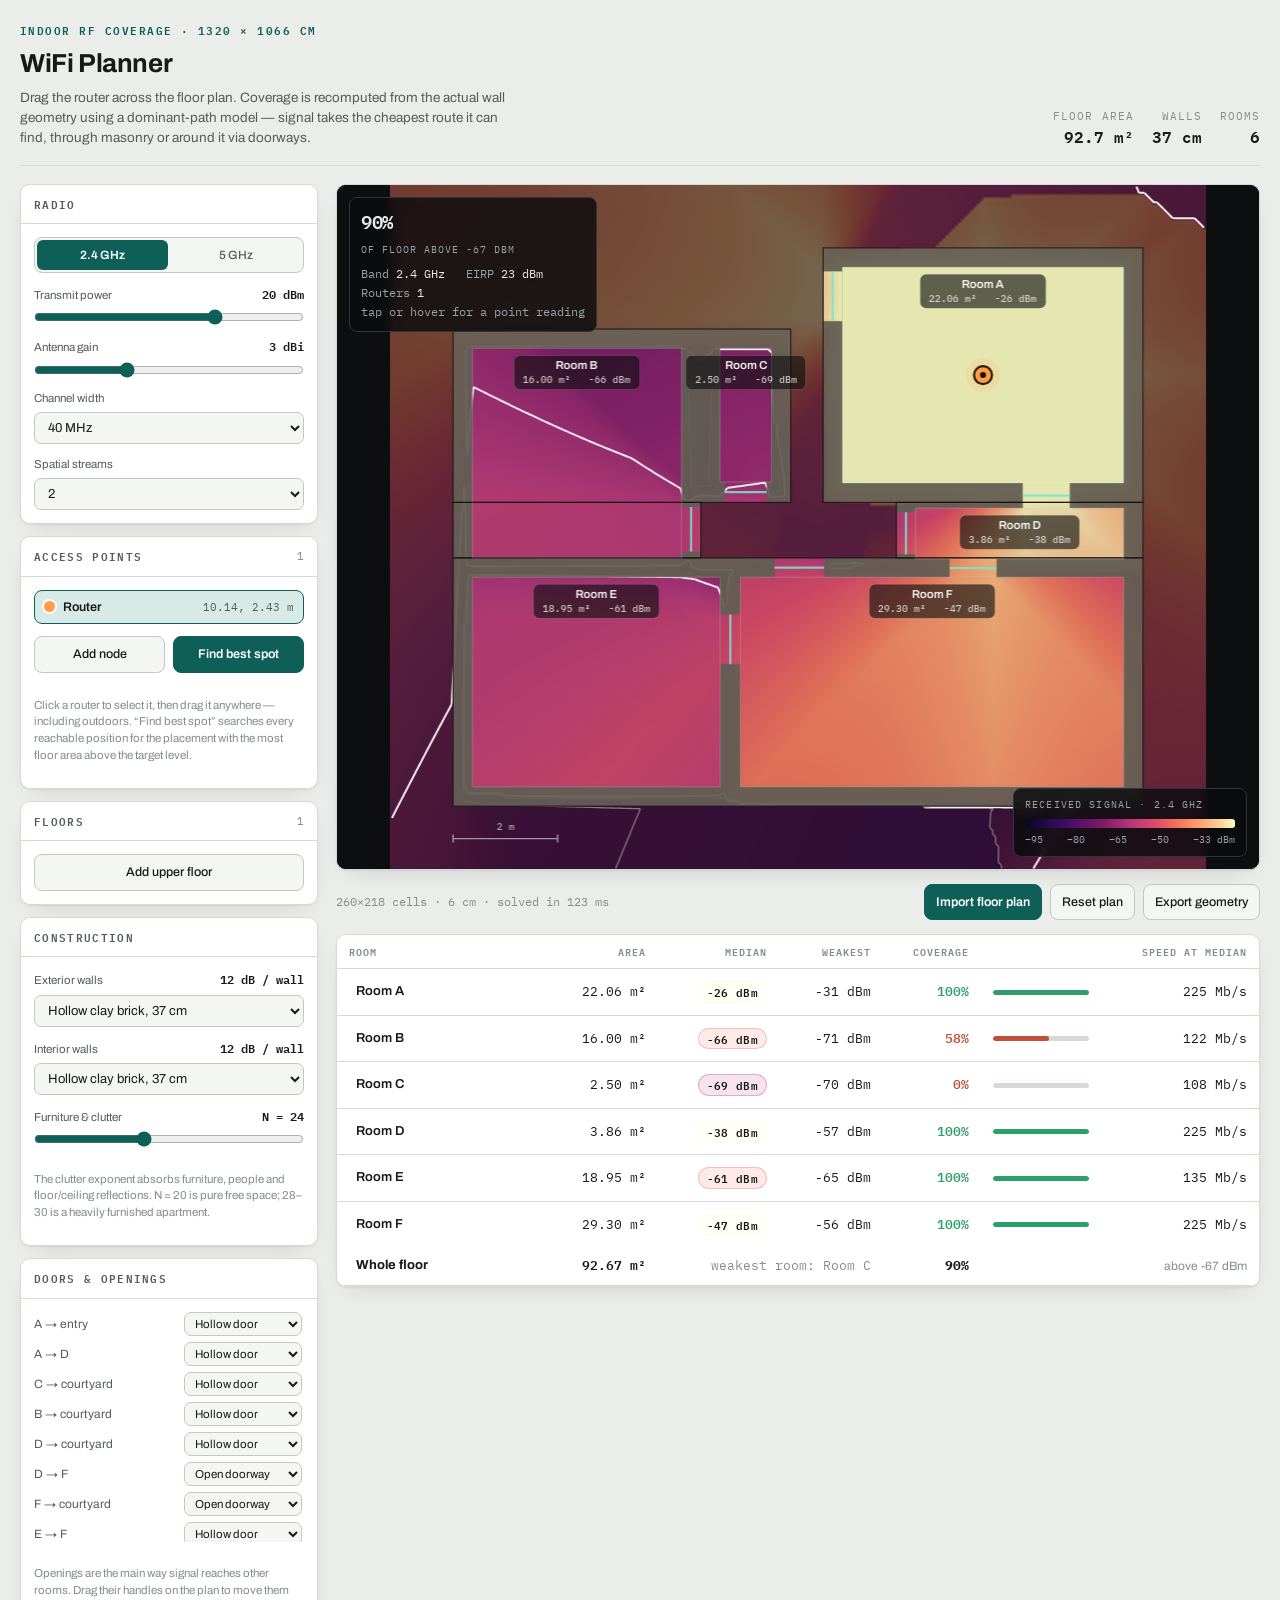
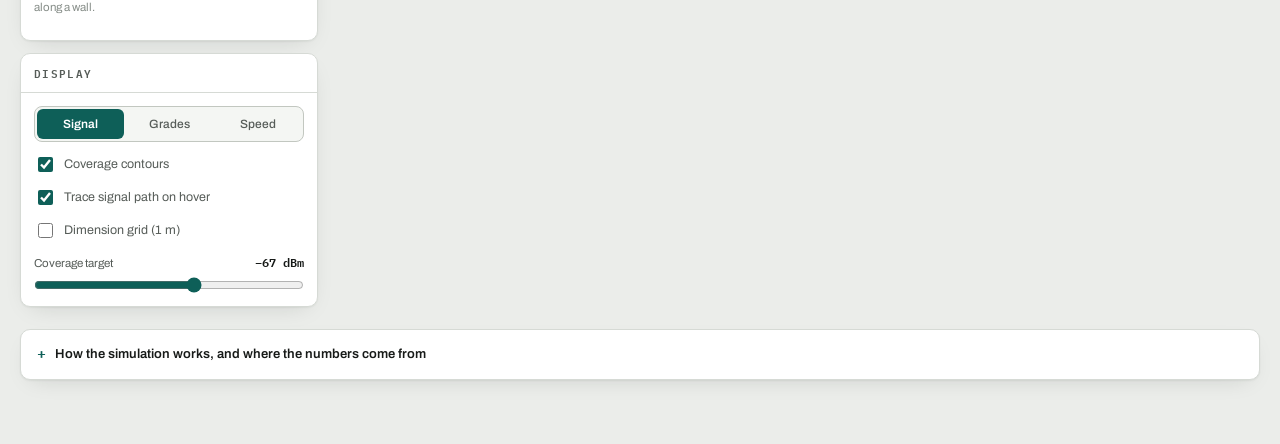
<file: index.html>
<!doctype html>
<html lang="en">
<head>
<meta charset="utf-8">
<meta name="viewport" content="width=device-width,initial-scale=1">
<title>WiFi Planner</title>
<meta name="description" content="Map how Wi-Fi propagates through a home. Drag a router across one or two floor plans and see coverage recomputed from real wall geometry with a dominant-path model.">
<link rel="preconnect" href="https://fonts.googleapis.com">
<link rel="preconnect" href="https://fonts.gstatic.com" crossorigin>
<link rel="stylesheet" href="https://fonts.googleapis.com/css2?family=Archivo:wght@400;500;600;700&family=IBM+Plex+Mono:wght@400;500;600&display=swap">
<link rel="stylesheet" href="styles.css">
</head>
<body>


<div class="wrap">

<header class="top">
  <div class="brand">
    <div class="eyebrow" id="mEyebrow">Indoor RF coverage · 1320 × 1066 cm plan</div>
    <h1>WiFi Planner</h1>
    <p>Drag the router across the floor plan. Coverage is recomputed from the actual wall geometry using a dominant-path model — signal takes the cheapest route it can find, through masonry or around it via doorways.</p>
  </div>
  <div class="planmeta">
    <div><div class="k">Floor area</div><div class="v" id="mArea">—</div></div>
    <div><div class="k">Walls</div><div class="v" id="mWalls">37 cm</div></div>
    <div><div class="k">Rooms</div><div class="v" id="mRooms">6</div></div>
  </div>
</header>

<div class="layout">

  <!-- ============ RAIL ============ -->
  <div class="rail">

    <div class="card">
      <div class="hd"><h3>Radio</h3></div>
      <div class="bd">
        <div class="seg" id="bandSeg" role="group" aria-label="Band">
          <button data-band="2.4" aria-pressed="true">2.4 GHz</button>
          <button data-band="5" aria-pressed="false">5 GHz</button>
        </div>
        <label class="f"><span>Transmit power <b id="vTx">20 dBm</b></span>
          <input type="range" id="tx" min="5" max="27" step="1" value="20"></label>
        <label class="f"><span>Antenna gain <b id="vGain">3 dBi</b></span>
          <input type="range" id="gain" min="0" max="9" step="0.5" value="3"></label>
        <label class="f"><span>Channel width</span>
          <select id="bw">
            <option value="20">20 MHz</option>
            <option value="40" selected>40 MHz</option>
            <option value="80">80 MHz</option>
          </select></label>
        <label class="f"><span>Spatial streams</span>
          <select id="ss"><option>1</option><option selected>2</option><option>3</option><option>4</option></select></label>
      </div>
    </div>

    <div class="card">
      <div class="hd"><h3>Access points</h3><span class="mono" style="font-size:11px;color:var(--ink-3)" id="apCount">1</span></div>
      <div class="bd">
        <div class="aplist" id="apList"></div>
        <div class="btnrow">
          <button class="btn" id="addAp">Add node</button>
          <button class="btn primary" id="bestBtn">Find best spot</button>
        </div>
        <p class="hint" id="bestHint">Click a router to select it, then drag it anywhere — including outdoors. “Find best spot” searches every reachable position for the placement with the most floor area above the target level.</p>
      </div>
    </div>

    <div class="card">
      <div class="hd"><h3>Floors</h3><span class="mono" style="font-size:11px;color:var(--ink-3)" id="floorCount">1</span></div>
      <div class="bd">
        <div class="btnrow">
          <button class="btn" id="addFloor">Add upper floor</button>
          <button class="btn" id="delFloor" hidden>Remove upper floor</button>
        </div>
        <div id="floorOnly" hidden>
          <label class="f"><span>Floor-to-floor height <b id="vFloorH">280 cm</b></span>
            <input type="range" id="floorH" min="200" max="400" step="5" value="280"></label>
          <label class="f"><span>Floor slab <b id="vSlab">—</b></span>
            <select id="slabMat"></select></label>
          <div class="subhd"><span>Stairwells &amp; voids</span><button class="btn sm" id="addStair">Draw</button></div>
          <div class="oplist" id="stairList"></div>
          <p class="hint">A stairwell is a hole in the slab — signal crosses between floors there at no cost, which is usually the only reason an upstairs router reaches downstairs at all. Draw one over the stairs; it applies to both floors at once. Drag the router onto the other panel to move it between storeys.</p>
        </div>
      </div>
    </div>

    <div class="card">
      <div class="hd"><h3>Construction</h3></div>
      <div class="bd">
        <label class="f"><span>Exterior walls <b id="vExt">—</b></span>
          <select id="extMat"></select></label>
        <label class="f"><span>Interior walls <b id="vInt">—</b></span>
          <select id="intMat"></select></label>
        <label class="f"><span>Furniture &amp; clutter <b id="vClutter">N = 24</b></span>
          <input type="range" id="clutter" min="20" max="30" step="0.5" value="24"></label>
        <p class="hint">The clutter exponent absorbs furniture, people and floor/ceiling reflections. N = 20 is pure free space; 28–30 is a heavily furnished apartment.</p>
      </div>
    </div>

    <div class="card">
      <div class="hd"><h3>Doors &amp; openings</h3></div>
      <div class="bd">
        <div class="oplist" id="opList"></div>
        <p class="hint" id="opHint">Openings are the main way signal reaches other rooms. Drag their handles on the plan to move them along a wall.</p>
      </div>
    </div>

    <div class="card">
      <div class="hd"><h3>Display</h3></div>
      <div class="bd">
        <div class="seg" id="modeSeg" role="group" aria-label="Display mode">
          <button data-mode="rssi" aria-pressed="true">Signal</button>
          <button data-mode="bands" aria-pressed="false">Grades</button>
          <button data-mode="rate" aria-pressed="false">Speed</button>
        </div>
        <label class="chk"><input type="checkbox" id="showContour" checked> Coverage contours</label>
        <label class="chk"><input type="checkbox" id="showPath" checked> Trace signal path on hover</label>
        <label class="chk"><input type="checkbox" id="showGrid"> Dimension grid (1 m)</label>
        <label class="f"><span>Coverage target <b id="vTarget">−67 dBm</b></span>
          <input type="range" id="target" min="-85" max="-55" step="1" value="-67"></label>
      </div>
    </div>

  </div>

  <!-- ============ STAGE ============ -->
  <div class="stage">
    <div class="scope" id="scope">
      <canvas id="cv"></canvas>
      <div class="readout" id="readout">
        <span class="big mono" id="roVal">—</span>
        <span class="grade" id="roGrade">move over the plan</span>
        <div id="roRest" style="margin-top:6px"></div>
      </div>
      <div class="legend" id="legend"></div>
    </div>

    <div class="toolbar">
      <span class="mono" style="font-size:11.5px;color:var(--ink-3)" id="solveInfo">—</span>
      <span class="spacer"></span>
      <button class="btn primary" id="importBtn">Import floor plan</button>
      <button class="btn" id="resetBtn">Reset plan</button>
      <button class="btn" id="exportBtn">Export geometry</button>
    </div>

    <div class="tablewrap">
      <table>
        <thead><tr>
          <th>Room</th><th>Area</th><th>Median</th><th>Weakest</th>
          <th>Coverage</th><th style="width:120px"></th><th>Speed at median</th>
        </tr></thead>
        <tbody id="tbody"></tbody>
        <tfoot id="tfoot"></tfoot>
      </table>
    </div>
  </div>
</div>

<details class="notes">
  <summary>How the simulation works, and where the numbers come from</summary>
  <div class="notesbd">

    <h4>The model</h4>
    <p>Every point on the floor gets the strongest signal it can receive by <em>any</em> route. The floor is rasterised at 6 cm and a least-loss path search (Dijkstra) runs outward from the router across that raster. Each step pays two costs: geometric spreading, and whatever material it passes through. Because the search is free to route around a wall instead of through it, signal bends through doorways and along the courtyard exactly as it does in practice — which is the failure mode of naive line-of-sight ray casting, and the idea behind the Dominant Path Model of Wölfle &amp; Landstorfer.</p>

    <div class="eqn">L = 20·log₁₀(f) + N·log₁₀(d_path) + Σ(wall losses) + L_diffraction
RSSI = P_tx + G_ant − L</div>

    <ul>
      <li><b>Band constant</b> — 40.2 dB at 2.4 GHz, 47.3 dB at 5 GHz (free-space loss at 1 m). 5 GHz starts 7.1 dB behind at every distance before a single wall is counted.</li>
      <li><b>N</b> — distance exponent × 10. Free space is 20; the clutter slider raises it to account for furniture, people and reflections that the geometry does not describe.</li>
      <li><b>Wall losses</b> are integrated along the actual path, so an oblique crossing costs more than a perpendicular one. Total wall loss is capped at 60 dB (2.4 GHz) / 70 dB (5 GHz) — past that, energy always arrives by some flanking route rather than straight through.</li>
      <li><b>L_diffraction</b> penalises paths that detour: the further the winning path stretches beyond the straight-line distance, the more it pays, up to 14 dB. This is the cost of bending around a corner, and it saturates rather than compounding — matching what both the Dominant Path and Geodesic Path models report.</li>
      <li><b>Noise floor</b> — −92 dBm at 2.4 GHz, −95 dBm at 5 GHz for a 20 MHz channel, rising 3 dB per doubling of channel width. Speed comes from the standard 802.11ac/ax MCS-versus-SNR table.</li>
    </ul>

    <h4>Wall attenuation</h4>
    <p>Materials are specified as loss per wall crossing at this plan's 37 cm thickness, then converted to dB per metre internally. The values are whole-assembly figures — what you measure with a radio either side of a real wall — not bare-slab laboratory transmission, which understates a built wall by several dB. Masonry is where the two bands diverge hardest: NIST measured 203 mm concrete at 29 dB on 2.4 GHz and 48 dB on 5 GHz, while drywall and glass are near-identical on both.</p>

    <h4>What it deliberately does not do</h4>
    <p>This is a 2D single-floor median-field predictor. It has no ceiling or floor slab, no explicit specular reflections, no furniture, and no fast fading. Real measurements scatter around a well-calibrated indoor prediction by roughly 5–8 dB, so read the contours as bands, not lines. Treat a result within about 6 dB of the target as "probably fine, go measure it."</p>

    <h4>Reading the plan</h4>
    <p>Geometry was traced from the supplied floor plan and reconciled against its dimension chains: 37 + 400 + 74 + 98 + 136 + 538 + 37 = 1320 cm across the top, 1066 cm down the side. All six rooms reproduce their stated areas to within 2%. Interior circulation is inferred — the doors and openings are editable, and moving them changes the answer a great deal.</p>

    <h4>Sources</h4>
    <ul class="srclist">
      <li><a href="https://www.itu.int/dms_pubrec/itu-r/rec/p/R-REC-P.1238-12-202308-S!!PDF-E.pdf" target="_blank" rel="noopener">ITU-R P.1238-12</a> — indoor path loss, distance exponents</li>
      <li><a href="https://www.itu.int/dms_pubrec/itu-r/rec/p/R-REC-P.2040-3-202308-S!!PDF-E.pdf" target="_blank" rel="noopener">ITU-R P.2040-3</a> — building material electrical properties</li>
      <li><a href="https://www.itu.int/dms_pubrec/itu-r/rec/p/R-REC-P.526-14-201801-I!!PDF-E.pdf" target="_blank" rel="noopener">ITU-R P.526-14</a> — knife-edge diffraction</li>
      <li><a href="https://duepublico2.uni-due.de/servlets/MCRFileNodeServlet/duepublico_derivate_00014581/Paper/6b_4.pdf" target="_blank" rel="noopener">Wölfle &amp; Landstorfer</a> — Dominant Path Prediction Model</li>
      <li><a href="https://www.mdpi.com/1424-8220/22/13/4903" target="_blank" rel="noopener">Geodesic Path Model</a> — Sensors 22:4903, 2022</li>
      <li><a href="https://help.altair.com/winprop/topics/winprop/user_guide/proman/propagation_models/indoor_empirical_models_cost_multiwall.htm" target="_blank" rel="noopener">COST 231 Multi-Wall Model</a></li>
      <li><a href="https://boca.lighting/docs/BocaLightingandControls_Attenuation-of-Building-Materials.pdf" target="_blank" rel="noopener">NIST IR 6055</a> — material attenuation, 2.4 vs 5 GHz</li>
      <li><a href="https://www.am1.us/wp-content/uploads/Documents/E10589_Propagation_Losses_2_and_5GHz.pdf" target="_blank" rel="noopener">Magis / USC E10589</a> — anechoic slab measurements</li>
      <li><a href="https://www.cisco.com/c/en/us/td/docs/wireless/controller/9800/technical-reference/wireless-rf-reference-guide.html" target="_blank" rel="noopener">Cisco RF Reference Guide</a> — design thresholds</li>
      <li><a href="https://revolutionwifi.blogspot.com/2014/09/wi-fi-snr-to-mcs-data-rate-mapping.html" target="_blank" rel="noopener">Revolution Wi-Fi</a> — SNR to MCS mapping</li>
      <li><a href="https://www.mist.com/documentation/rssi-values-good-bad-signal-strength/" target="_blank" rel="noopener">Juniper Mist</a> — RSSI quality bands</li>
    </ul>
  </div>
</details>

</div>


<!-- ============ IMPORT ============ -->
<div class="impdlg" id="impDlg" hidden role="dialog" aria-modal="true" aria-label="Import a floor plan">
  <div class="impbox">
    <div class="imphd">
      <h3>Import a floor plan</h3>
      <span class="mono" id="impStatus">drop a PNG or JPEG</span>
      <button class="impx" id="impClose" aria-label="Close">&times;</button>
    </div>
    <div class="impbody">
      <div class="impdrop" id="impDrop">
        <strong>Drop a floor plan here</strong>
        <span>PNG or JPEG — click to browse, or paste from the clipboard</span>
        <input type="file" id="impFile" accept="image/png,image/jpeg,image/webp" hidden>
      </div>
      <div class="impstage" id="impStage" hidden><canvas id="impCv"></canvas></div>
      <div class="imppanel" id="impPanel" hidden></div>
    </div>
    <div class="impft">
      <span class="impinto" id="impInto" hidden>Import into
        <select id="impFloor"><option value="0">Lower floor</option><option value="1">Upper floor</option></select>
      </span>
      <p class="warn" id="impWarn" hidden></p>
      <span class="spacer"></span>
      <button class="btn" id="impCancel">Cancel</button>
      <button class="btn primary" id="impUse" disabled>Use this plan</button>
    </div>
  </div>
</div>

<script src="planimport.js"></script>
<script src="app.js"></script>
<script src="importui.js"></script>
</body>
</html>
</file>
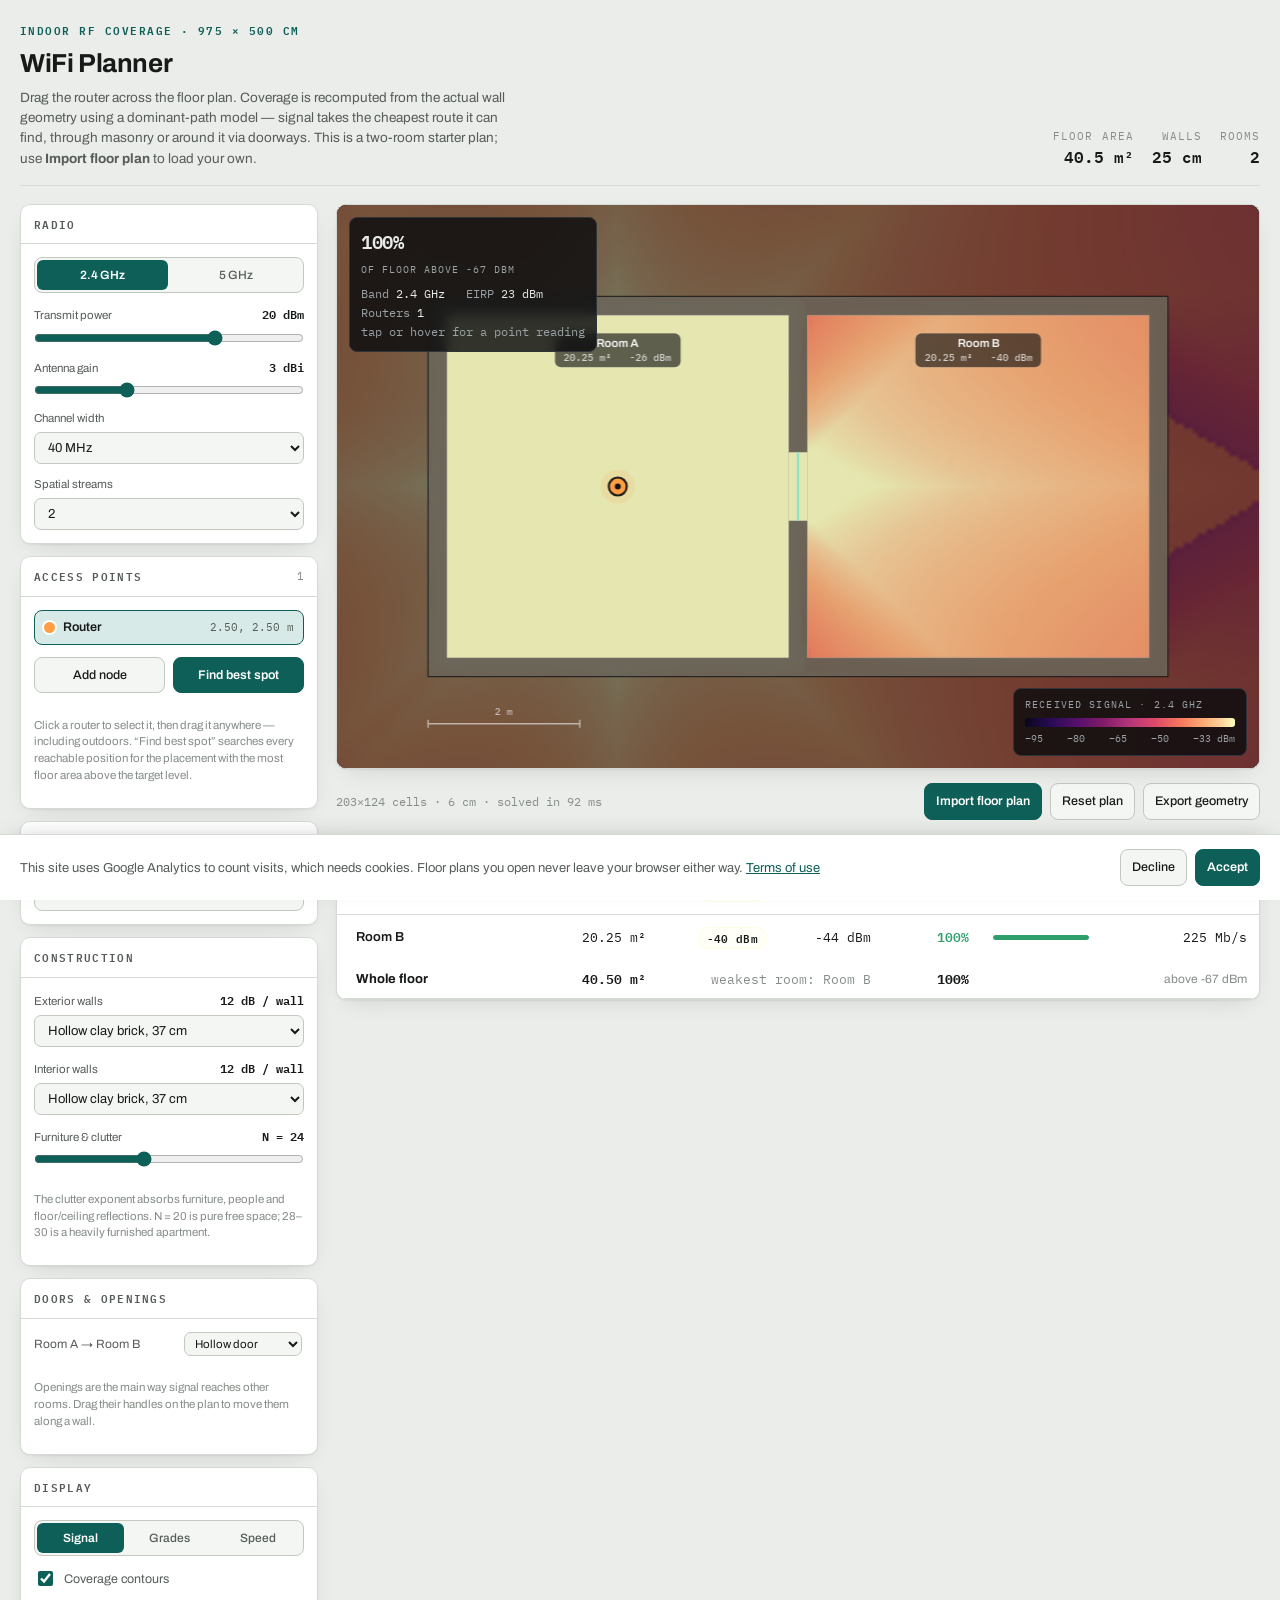
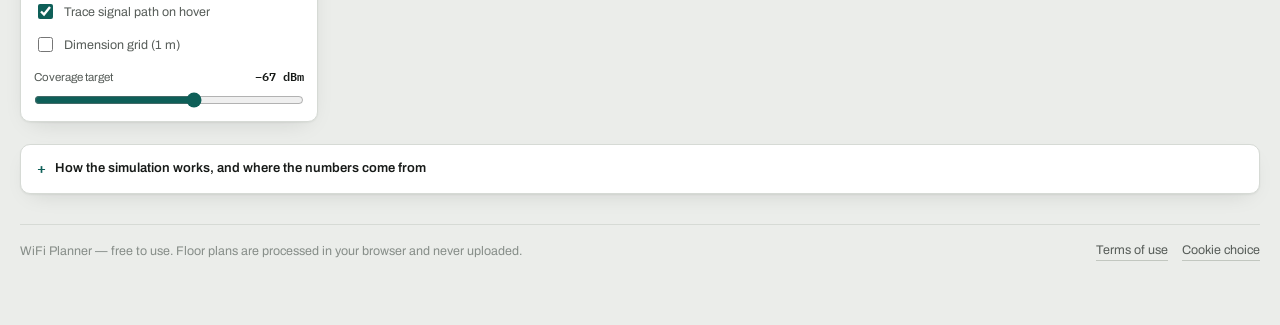
<file: website/index.html>
<!doctype html>
<html lang="en">
<head>
<meta charset="utf-8">
<meta name="viewport" content="width=device-width,initial-scale=1">
<title>WiFi Planner</title>
<meta name="description" content="Map how Wi-Fi propagates through a home. Drag a router across one or two floor plans and see coverage recomputed from real wall geometry with a dominant-path model.">
<link rel="preconnect" href="https://fonts.googleapis.com">
<link rel="preconnect" href="https://fonts.gstatic.com" crossorigin>
<link rel="stylesheet" href="https://fonts.googleapis.com/css2?family=Archivo:wght@400;500;600;700&family=IBM+Plex+Mono:wght@400;500;600&display=swap">
<link rel="stylesheet" href="styles.css">
</head>
<body>


<div class="wrap">

<header class="top">
  <div class="brand">
    <div class="eyebrow" id="mEyebrow">Indoor RF coverage · 1320 × 1066 cm plan</div>
    <h1>WiFi Planner</h1>
    <p>Drag the router across the floor plan. Coverage is recomputed from the actual wall geometry using a dominant-path model — signal takes the cheapest route it can find, through masonry or around it via doorways. This is a two-room starter plan; use <b>Import floor plan</b> to load your own.</p>
  </div>
  <div class="planmeta">
    <div><div class="k">Floor area</div><div class="v" id="mArea">—</div></div>
    <div><div class="k">Walls</div><div class="v" id="mWalls">37 cm</div></div>
    <div><div class="k">Rooms</div><div class="v" id="mRooms">6</div></div>
  </div>
</header>

<div class="layout">

  <!-- ============ RAIL ============ -->
  <div class="rail">

    <div class="card">
      <div class="hd"><h3>Radio</h3></div>
      <div class="bd">
        <div class="seg" id="bandSeg" role="group" aria-label="Band">
          <button data-band="2.4" aria-pressed="true">2.4 GHz</button>
          <button data-band="5" aria-pressed="false">5 GHz</button>
        </div>
        <label class="f"><span>Transmit power <b id="vTx">20 dBm</b></span>
          <input type="range" id="tx" min="5" max="27" step="1" value="20"></label>
        <label class="f"><span>Antenna gain <b id="vGain">3 dBi</b></span>
          <input type="range" id="gain" min="0" max="9" step="0.5" value="3"></label>
        <label class="f"><span>Channel width</span>
          <select id="bw">
            <option value="20">20 MHz</option>
            <option value="40" selected>40 MHz</option>
            <option value="80">80 MHz</option>
          </select></label>
        <label class="f"><span>Spatial streams</span>
          <select id="ss"><option>1</option><option selected>2</option><option>3</option><option>4</option></select></label>
      </div>
    </div>

    <div class="card">
      <div class="hd"><h3>Access points</h3><span class="mono" style="font-size:11px;color:var(--ink-3)" id="apCount">1</span></div>
      <div class="bd">
        <div class="aplist" id="apList"></div>
        <div class="btnrow">
          <button class="btn" id="addAp">Add node</button>
          <button class="btn primary" id="bestBtn">Find best spot</button>
        </div>
        <p class="hint" id="bestHint">Click a router to select it, then drag it anywhere — including outdoors. “Find best spot” searches every reachable position for the placement with the most floor area above the target level.</p>
      </div>
    </div>

    <div class="card">
      <div class="hd"><h3>Floors</h3><span class="mono" style="font-size:11px;color:var(--ink-3)" id="floorCount">1</span></div>
      <div class="bd">
        <div class="btnrow">
          <button class="btn" id="addFloor">Add upper floor</button>
          <button class="btn" id="delFloor" hidden>Remove upper floor</button>
        </div>
        <div id="floorOnly" hidden>
          <label class="f"><span>Floor-to-floor height <b id="vFloorH">280 cm</b></span>
            <input type="range" id="floorH" min="200" max="400" step="5" value="280"></label>
          <label class="f"><span>Floor slab <b id="vSlab">—</b></span>
            <select id="slabMat"></select></label>
          <div class="subhd"><span>Stairwells &amp; voids</span><button class="btn sm" id="addStair">Draw</button></div>
          <div class="oplist" id="stairList"></div>
          <p class="hint">A stairwell is a hole in the slab — signal crosses between floors there at no cost, which is usually the only reason an upstairs router reaches downstairs at all. Draw one over the stairs; it applies to both floors at once. Drag the router onto the other panel to move it between storeys.</p>
        </div>
      </div>
    </div>

    <div class="card">
      <div class="hd"><h3>Construction</h3></div>
      <div class="bd">
        <label class="f"><span>Exterior walls <b id="vExt">—</b></span>
          <select id="extMat"></select></label>
        <label class="f"><span>Interior walls <b id="vInt">—</b></span>
          <select id="intMat"></select></label>
        <label class="f"><span>Furniture &amp; clutter <b id="vClutter">N = 24</b></span>
          <input type="range" id="clutter" min="20" max="30" step="0.5" value="24"></label>
        <p class="hint">The clutter exponent absorbs furniture, people and floor/ceiling reflections. N = 20 is pure free space; 28–30 is a heavily furnished apartment.</p>
      </div>
    </div>

    <div class="card">
      <div class="hd"><h3>Doors &amp; openings</h3></div>
      <div class="bd">
        <div class="oplist" id="opList"></div>
        <p class="hint" id="opHint">Openings are the main way signal reaches other rooms. Drag their handles on the plan to move them along a wall.</p>
      </div>
    </div>

    <div class="card">
      <div class="hd"><h3>Display</h3></div>
      <div class="bd">
        <div class="seg" id="modeSeg" role="group" aria-label="Display mode">
          <button data-mode="rssi" aria-pressed="true">Signal</button>
          <button data-mode="bands" aria-pressed="false">Grades</button>
          <button data-mode="rate" aria-pressed="false">Speed</button>
        </div>
        <label class="chk"><input type="checkbox" id="showContour" checked> Coverage contours</label>
        <label class="chk"><input type="checkbox" id="showPath" checked> Trace signal path on hover</label>
        <label class="chk"><input type="checkbox" id="showGrid"> Dimension grid (1 m)</label>
        <label class="f"><span>Coverage target <b id="vTarget">−67 dBm</b></span>
          <input type="range" id="target" min="-85" max="-55" step="1" value="-67"></label>
      </div>
    </div>

  </div>

  <!-- ============ STAGE ============ -->
  <div class="stage">
    <div class="scope" id="scope">
      <canvas id="cv"></canvas>
      <div class="readout" id="readout">
        <span class="big mono" id="roVal">—</span>
        <span class="grade" id="roGrade">move over the plan</span>
        <div id="roRest" style="margin-top:6px"></div>
      </div>
      <div class="legend" id="legend"></div>
    </div>

    <div class="toolbar">
      <span class="mono" style="font-size:11.5px;color:var(--ink-3)" id="solveInfo">—</span>
      <span class="spacer"></span>
      <button class="btn primary" id="importBtn">Import floor plan</button>
      <button class="btn" id="resetBtn">Reset plan</button>
      <button class="btn" id="exportBtn">Export geometry</button>
    </div>

    <div class="tablewrap">
      <table>
        <thead><tr>
          <th>Room</th><th>Area</th><th>Median</th><th>Weakest</th>
          <th>Coverage</th><th style="width:120px"></th><th>Speed at median</th>
        </tr></thead>
        <tbody id="tbody"></tbody>
        <tfoot id="tfoot"></tfoot>
      </table>
    </div>
  </div>
</div>

<details class="notes">
  <summary>How the simulation works, and where the numbers come from</summary>
  <div class="notesbd">

    <h4>The model</h4>
    <p>Every point on the floor gets the strongest signal it can receive by <em>any</em> route. The floor is rasterised at 6 cm and a least-loss path search (Dijkstra) runs outward from the router across that raster. Each step pays two costs: geometric spreading, and whatever material it passes through. Because the search is free to route around a wall instead of through it, signal bends through doorways and along the courtyard exactly as it does in practice — which is the failure mode of naive line-of-sight ray casting, and the idea behind the Dominant Path Model of Wölfle &amp; Landstorfer.</p>

    <div class="eqn">L = 20·log₁₀(f) + N·log₁₀(d_path) + Σ(wall losses) + L_diffraction
RSSI = P_tx + G_ant − L</div>

    <ul>
      <li><b>Band constant</b> — 40.2 dB at 2.4 GHz, 47.3 dB at 5 GHz (free-space loss at 1 m). 5 GHz starts 7.1 dB behind at every distance before a single wall is counted.</li>
      <li><b>N</b> — distance exponent × 10. Free space is 20; the clutter slider raises it to account for furniture, people and reflections that the geometry does not describe.</li>
      <li><b>Wall losses</b> are integrated along the actual path, so an oblique crossing costs more than a perpendicular one. Total wall loss is capped at 60 dB (2.4 GHz) / 70 dB (5 GHz) — past that, energy always arrives by some flanking route rather than straight through.</li>
      <li><b>L_diffraction</b> penalises paths that detour: the further the winning path stretches beyond the straight-line distance, the more it pays, up to 14 dB. This is the cost of bending around a corner, and it saturates rather than compounding — matching what both the Dominant Path and Geodesic Path models report.</li>
      <li><b>Noise floor</b> — −92 dBm at 2.4 GHz, −95 dBm at 5 GHz for a 20 MHz channel, rising 3 dB per doubling of channel width. Speed comes from the standard 802.11ac/ax MCS-versus-SNR table.</li>
    </ul>

    <h4>Wall attenuation</h4>
    <p>Materials are specified as loss per wall crossing at this plan's 37 cm thickness, then converted to dB per metre internally. The values are whole-assembly figures — what you measure with a radio either side of a real wall — not bare-slab laboratory transmission, which understates a built wall by several dB. Masonry is where the two bands diverge hardest: NIST measured 203 mm concrete at 29 dB on 2.4 GHz and 48 dB on 5 GHz, while drywall and glass are near-identical on both.</p>

    <h4>What it deliberately does not do</h4>
    <p>This is a 2D single-floor median-field predictor. It has no ceiling or floor slab, no explicit specular reflections, no furniture, and no fast fading. Real measurements scatter around a well-calibrated indoor prediction by roughly 5–8 dB, so read the contours as bands, not lines. Treat a result within about 6 dB of the target as "probably fine, go measure it."</p>

    <h4>Reading the plan</h4>
    <p>Geometry was traced from the supplied floor plan and reconciled against its dimension chains: 37 + 400 + 74 + 98 + 136 + 538 + 37 = 1320 cm across the top, 1066 cm down the side. All six rooms reproduce their stated areas to within 2%. Interior circulation is inferred — the doors and openings are editable, and moving them changes the answer a great deal.</p>

    <h4>Sources</h4>
    <ul class="srclist">
      <li><a href="https://www.itu.int/dms_pubrec/itu-r/rec/p/R-REC-P.1238-12-202308-S!!PDF-E.pdf" target="_blank" rel="noopener">ITU-R P.1238-12</a> — indoor path loss, distance exponents</li>
      <li><a href="https://www.itu.int/dms_pubrec/itu-r/rec/p/R-REC-P.2040-3-202308-S!!PDF-E.pdf" target="_blank" rel="noopener">ITU-R P.2040-3</a> — building material electrical properties</li>
      <li><a href="https://www.itu.int/dms_pubrec/itu-r/rec/p/R-REC-P.526-14-201801-I!!PDF-E.pdf" target="_blank" rel="noopener">ITU-R P.526-14</a> — knife-edge diffraction</li>
      <li><a href="https://duepublico2.uni-due.de/servlets/MCRFileNodeServlet/duepublico_derivate_00014581/Paper/6b_4.pdf" target="_blank" rel="noopener">Wölfle &amp; Landstorfer</a> — Dominant Path Prediction Model</li>
      <li><a href="https://www.mdpi.com/1424-8220/22/13/4903" target="_blank" rel="noopener">Geodesic Path Model</a> — Sensors 22:4903, 2022</li>
      <li><a href="https://help.altair.com/winprop/topics/winprop/user_guide/proman/propagation_models/indoor_empirical_models_cost_multiwall.htm" target="_blank" rel="noopener">COST 231 Multi-Wall Model</a></li>
      <li><a href="https://boca.lighting/docs/BocaLightingandControls_Attenuation-of-Building-Materials.pdf" target="_blank" rel="noopener">NIST IR 6055</a> — material attenuation, 2.4 vs 5 GHz</li>
      <li><a href="https://www.am1.us/wp-content/uploads/Documents/E10589_Propagation_Losses_2_and_5GHz.pdf" target="_blank" rel="noopener">Magis / USC E10589</a> — anechoic slab measurements</li>
      <li><a href="https://www.cisco.com/c/en/us/td/docs/wireless/controller/9800/technical-reference/wireless-rf-reference-guide.html" target="_blank" rel="noopener">Cisco RF Reference Guide</a> — design thresholds</li>
      <li><a href="https://revolutionwifi.blogspot.com/2014/09/wi-fi-snr-to-mcs-data-rate-mapping.html" target="_blank" rel="noopener">Revolution Wi-Fi</a> — SNR to MCS mapping</li>
      <li><a href="https://www.mist.com/documentation/rssi-values-good-bad-signal-strength/" target="_blank" rel="noopener">Juniper Mist</a> — RSSI quality bands</li>
    </ul>
  </div>
</details>

<footer class="foot">
  <span>WiFi Planner — free to use. Floor plans are processed in your browser and never uploaded.</span>
  <span class="spacer"></span>
  <a href="terms.html">Terms of use</a>
  <button class="linkbtn" id="cookieBtn">Cookie choice</button>
</footer>

</div>


<!-- ============ IMPORT ============ -->
<div class="impdlg" id="impDlg" hidden role="dialog" aria-modal="true" aria-label="Import a floor plan">
  <div class="impbox">
    <div class="imphd">
      <h3>Import a floor plan</h3>
      <span class="mono" id="impStatus">drop a PNG or JPEG</span>
      <button class="impx" id="impClose" aria-label="Close">&times;</button>
    </div>
    <div class="impbody">
      <div class="impdrop" id="impDrop">
        <strong>Drop a floor plan here</strong>
        <span>PNG or JPEG — click to browse, or paste from the clipboard</span>
        <input type="file" id="impFile" accept="image/png,image/jpeg,image/webp" hidden>
      </div>
      <div class="impstage" id="impStage" hidden><canvas id="impCv"></canvas></div>
      <div class="imppanel" id="impPanel" hidden></div>
    </div>
    <div class="impft">
      <span class="impinto" id="impInto" hidden>Import into
        <select id="impFloor"><option value="0">Lower floor</option><option value="1">Upper floor</option></select>
      </span>
      <p class="warn" id="impWarn" hidden></p>
      <span class="spacer"></span>
      <button class="btn" id="impCancel">Cancel</button>
      <button class="btn primary" id="impUse" disabled>Use this plan</button>
    </div>
  </div>
</div>

<script src="consent.js"></script>
<script src="planimport.js"></script>
<script src="app.js"></script>
<script src="importui.js"></script>
</body>
</html>
</file>
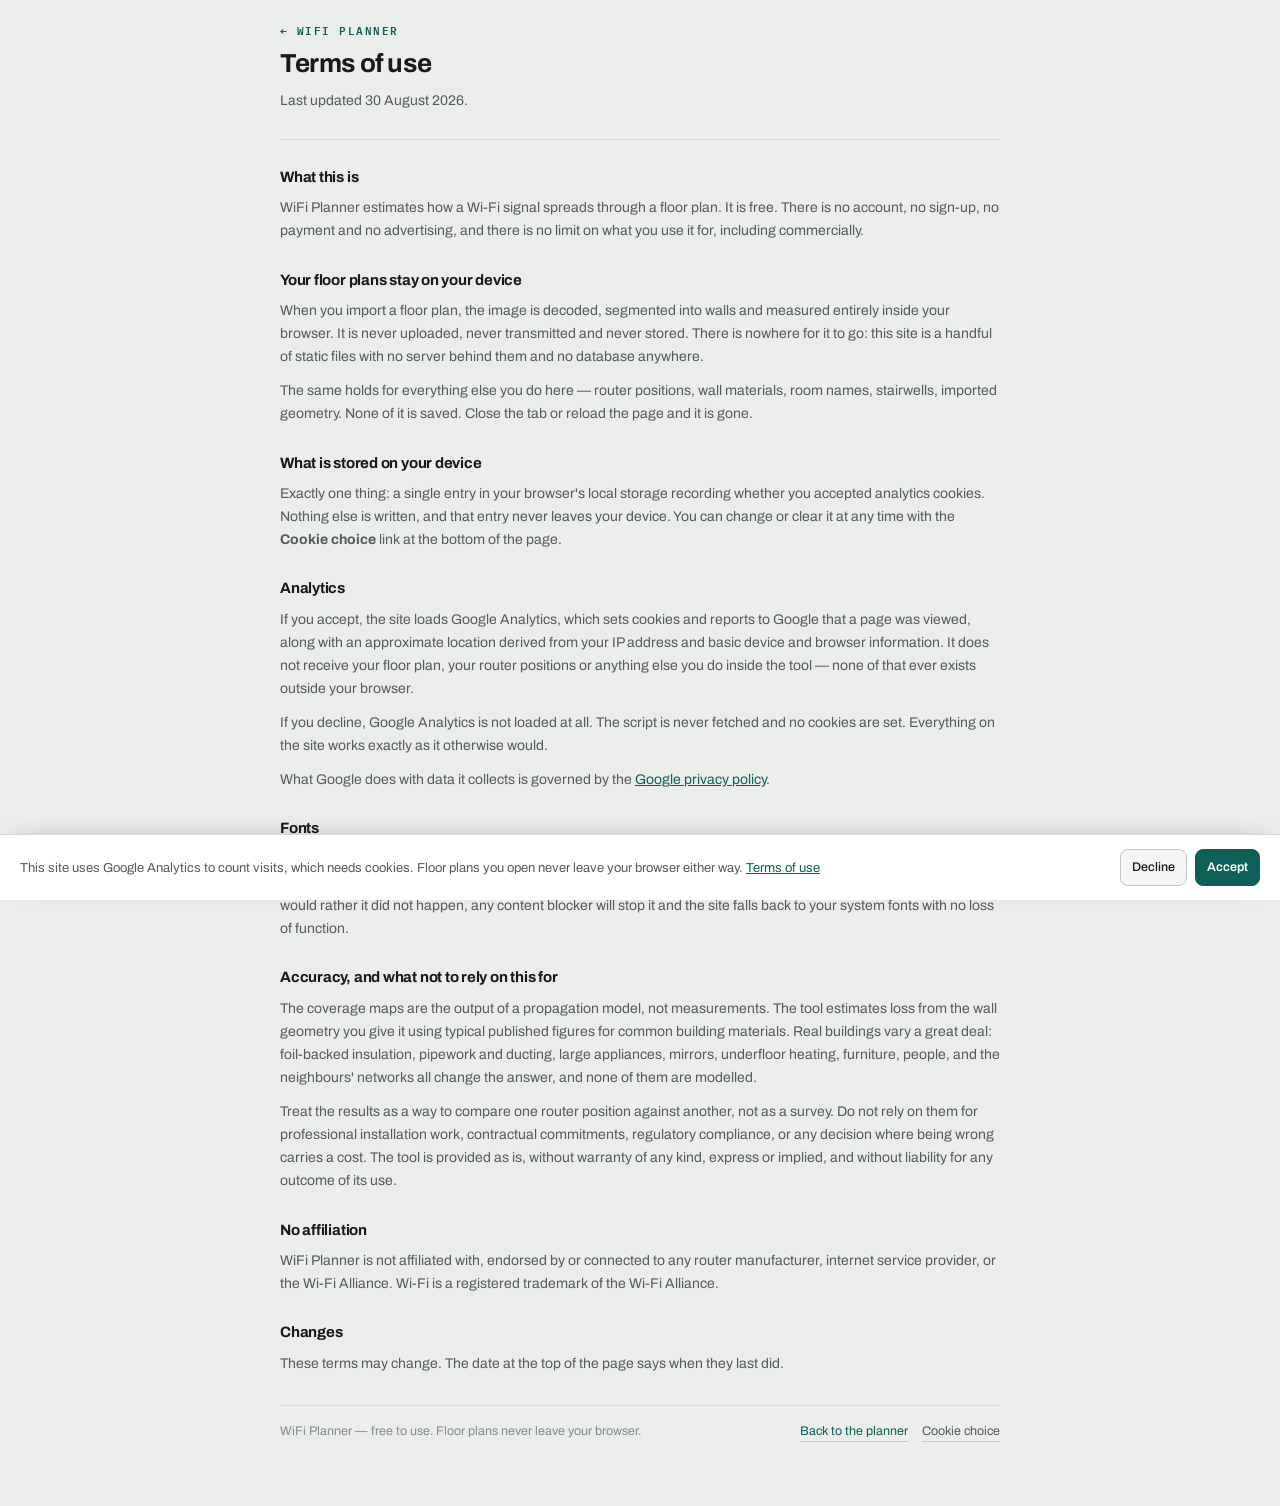
<file: website/terms.html>
<!doctype html>
<html lang="en">
<head>
<meta charset="utf-8">
<meta name="viewport" content="width=device-width,initial-scale=1">
<title>Terms of use — WiFi Planner</title>
<meta name="description" content="WiFi Planner is free to use. Floor plans are processed entirely in your browser and are never uploaded or stored.">
<link rel="preconnect" href="https://fonts.googleapis.com">
<link rel="preconnect" href="https://fonts.gstatic.com" crossorigin>
<link rel="stylesheet" href="https://fonts.googleapis.com/css2?family=Archivo:wght@400;500;600;700&family=IBM+Plex+Mono:wght@400;500;600&display=swap">
<link rel="stylesheet" href="styles.css">
</head>
<body>

<div class="wrap doc">

<header class="top">
  <div class="brand">
    <div class="eyebrow"><a href="index.html">← WiFi Planner</a></div>
    <h1>Terms of use</h1>
    <p>Last updated 30 August 2026.</p>
  </div>
</header>

<h2>What this is</h2>
<p>WiFi Planner estimates how a Wi-Fi signal spreads through a floor plan. It is
free. There is no account, no sign-up, no payment and no advertising, and there
is no limit on what you use it for, including commercially.</p>

<h2>Your floor plans stay on your device</h2>
<p>When you import a floor plan, the image is decoded, segmented into walls and
measured entirely inside your browser. It is never uploaded, never transmitted
and never stored. There is nowhere for it to go: this site is a handful of
static files with no server behind them and no database anywhere.</p>
<p>The same holds for everything else you do here — router positions, wall
materials, room names, stairwells, imported geometry. None of it is saved.
Close the tab or reload the page and it is gone.</p>

<h2>What is stored on your device</h2>
<p>Exactly one thing: a single entry in your browser's local storage recording
whether you accepted analytics cookies. Nothing else is written, and that entry
never leaves your device. You can change or clear it at any time with the
<b>Cookie choice</b> link at the bottom of the page.</p>

<h2>Analytics</h2>
<p>If you accept, the site loads Google Analytics, which sets cookies and
reports to Google that a page was viewed, along with an approximate location
derived from your IP address and basic device and browser information. It does
not receive your floor plan, your router positions or anything else you do
inside the tool — none of that ever exists outside your browser.</p>
<p>If you decline, Google Analytics is not loaded at all. The script is never
fetched and no cookies are set. Everything on the site works exactly as it
otherwise would.</p>
<p>What Google does with data it collects is governed by the
<a href="https://policies.google.com/privacy" target="_blank" rel="noopener">Google privacy policy</a>.</p>

<h2>Fonts</h2>
<p>The page loads two typefaces from Google Fonts. That request reveals your IP
address to Google, and it happens as the page loads, before any cookie choice,
because it is part of rendering the page rather than tracking. If you would
rather it did not happen, any content blocker will stop it and the site falls
back to your system fonts with no loss of function.</p>

<h2>Accuracy, and what not to rely on this for</h2>
<p>The coverage maps are the output of a propagation model, not measurements.
The tool estimates loss from the wall geometry you give it using typical
published figures for common building materials. Real buildings vary a great
deal: foil-backed insulation, pipework and ducting, large appliances, mirrors,
underfloor heating, furniture, people, and the neighbours' networks all change
the answer, and none of them are modelled.</p>
<p>Treat the results as a way to compare one router position against another,
not as a survey. Do not rely on them for professional installation work,
contractual commitments, regulatory compliance, or any decision where being
wrong carries a cost. The tool is provided as is, without warranty of any kind,
express or implied, and without liability for any outcome of its use.</p>

<h2>No affiliation</h2>
<p>WiFi Planner is not affiliated with, endorsed by or connected to any router
manufacturer, internet service provider, or the Wi-Fi Alliance. Wi-Fi is a
registered trademark of the Wi-Fi Alliance.</p>

<h2>Changes</h2>
<p>These terms may change. The date at the top of the page says when they last
did.</p>

<footer class="foot">
  <span>WiFi Planner — free to use. Floor plans never leave your browser.</span>
  <span class="spacer"></span>
  <a href="index.html">Back to the planner</a>
  <button class="linkbtn" id="cookieBtn">Cookie choice</button>
</footer>

</div>

<script src="consent.js"></script>
</body>
</html>
</file>
<file: styles.css>
:root{
  color-scheme:light;
  --bg:#EBEDEA;
  --surface:#FFFFFF;
  --surface-2:#F4F6F3;
  --line:#D6DAD5;
  --line-2:#C2C7C0;
  --ink:#171A18;
  --ink-2:#565C58;
  --ink-3:#868D88;
  --accent:#0E5F58;
  --on-accent:#FFFFFF;
  --accent-soft:#D8EAE7;
  --warn:#9A5B10;
  --scope:#0C0E10;
  --scope-2:#15181B;
  --scope-line:#2C3136;
  --scope-ink:#E7EAE8;
  --scope-ink-2:#9AA2A6;
  --wall:#5E5A50;
  --wall-ext:#4A473F;
  --room-line:#3A3E42;
  --shadow:0 1px 2px rgba(20,26,24,.06), 0 8px 24px -12px rgba(20,26,24,.18);
  --r:10px;
}
@media (prefers-color-scheme: dark){
  :root:not([data-theme="light"]){
    color-scheme:dark;
    --bg:#0E100F;
    --surface:#171A19;
    --surface-2:#1D2120;
    --line:#282D2B;
    --line-2:#363C39;
    --ink:#E8EBE9;
    --ink-2:#A0A8A4;
    --ink-3:#767E7A;
    --accent:#5CC2B2;
    --on-accent:#0A1918;
    --accent-soft:#123330;
    --warn:#D89A44;
    --shadow:0 1px 2px rgba(0,0,0,.5), 0 10px 30px -14px rgba(0,0,0,.8);
  }
}
:root[data-theme="dark"]{
  color-scheme:dark;
  --bg:#0E100F;
  --surface:#171A19;
  --surface-2:#1D2120;
  --line:#282D2B;
  --line-2:#363C39;
  --ink:#E8EBE9;
  --ink-2:#A0A8A4;
  --ink-3:#767E7A;
  --accent:#5CC2B2;
  --on-accent:#0A1918;
  --accent-soft:#123330;
  --warn:#D89A44;
  --shadow:0 1px 2px rgba(0,0,0,.5), 0 10px 30px -14px rgba(0,0,0,.8);
}

*{box-sizing:border-box}
img{max-width:100%}
/* several component rules set display, which would otherwise beat the UA [hidden] rule */
[hidden]{display:none!important}
body{
  margin:0;
  background:var(--bg);
  color:var(--ink);
  font-family:"Archivo","Helvetica Neue",Arial,sans-serif;
  font-size:14px;
  line-height:1.5;
  -webkit-font-smoothing:antialiased;
}
h1,h2,h3{margin:0;text-wrap:balance;letter-spacing:-.015em}
.mono{font-family:"IBM Plex Mono",ui-monospace,Menlo,Consolas,monospace;font-variant-numeric:tabular-nums}

/* ---------- shell ---------- */
.wrap{max-width:1500px;margin:0 auto;padding:22px 20px 64px}
/* two plans side by side want every pixel of a wide screen */
body.two-floors .wrap{max-width:min(1900px,97vw)}
header.top{
  display:flex;align-items:flex-end;justify-content:space-between;gap:24px;
  padding-bottom:16px;margin-bottom:18px;border-bottom:1px solid var(--line);flex-wrap:wrap;
}
.brand h1{font-size:26px;font-weight:700}
.brand p{margin:5px 0 0;color:var(--ink-2);max-width:62ch;font-size:13.5px}
.eyebrow{
  font-family:"IBM Plex Mono",monospace;font-size:10.5px;letter-spacing:.14em;
  text-transform:uppercase;color:var(--accent);font-weight:600;margin-bottom:6px;
}
.planmeta{display:flex;gap:18px;flex-wrap:wrap}
.planmeta div{text-align:right}
.planmeta .k{font-size:10.5px;letter-spacing:.1em;text-transform:uppercase;color:var(--ink-3);font-family:"IBM Plex Mono",monospace}
.planmeta .v{font-size:16px;font-weight:600;font-family:"IBM Plex Mono",monospace;font-variant-numeric:tabular-nums}

.layout{display:grid;grid-template-columns:298px minmax(0,1fr);gap:18px;align-items:start}
@media (max-width:980px){.layout{grid-template-columns:1fr}}

/* ---------- rail ---------- */
.rail{display:flex;flex-direction:column;gap:12px;position:sticky;top:14px}
@media (max-width:980px){.rail{position:static;order:2}}
.card{background:var(--surface);border:1px solid var(--line);border-radius:var(--r);box-shadow:var(--shadow)}
.card > .hd{
  display:flex;align-items:center;justify-content:space-between;gap:8px;
  padding:11px 13px;border-bottom:1px solid var(--line);
}
.hd h3{font-size:11px;letter-spacing:.12em;text-transform:uppercase;color:var(--ink-2);font-family:"IBM Plex Mono",monospace;font-weight:600}
.card .bd{padding:13px;display:flex;flex-direction:column;gap:12px}

label.f{display:flex;flex-direction:column;gap:5px}
label.f > span{font-size:11.5px;color:var(--ink-2);display:flex;justify-content:space-between;align-items:baseline;gap:8px}
label.f b{font-family:"IBM Plex Mono",monospace;font-weight:600;color:var(--ink);font-size:12px;font-variant-numeric:tabular-nums}
select,input[type=text]{
  width:100%;padding:7px 9px;border:1px solid var(--line-2);border-radius:7px;
  background:var(--surface-2);color:var(--ink);font:inherit;font-size:13px;
}
select:focus-visible,input:focus-visible,button:focus-visible{outline:2px solid var(--accent);outline-offset:2px}
input[type=range]{width:100%;accent-color:var(--accent);margin:0}

.seg{display:flex;background:var(--surface-2);border:1px solid var(--line-2);border-radius:8px;padding:2px;gap:2px}
.seg button{
  flex:1;padding:6px 4px;border:0;border-radius:6px;background:transparent;color:var(--ink-2);
  font:inherit;font-size:12px;font-weight:500;cursor:pointer;white-space:nowrap;
}
.seg button[aria-pressed=true]{background:var(--accent);color:var(--on-accent);font-weight:600}
.btn{
  padding:8px 11px;border:1px solid var(--line-2);border-radius:8px;background:var(--surface-2);
  color:var(--ink);font:inherit;font-size:12.5px;font-weight:500;cursor:pointer;
  display:inline-flex;align-items:center;justify-content:center;gap:6px;
}
.btn:hover{border-color:var(--accent);color:var(--accent)}
.btn.primary{background:var(--accent);border-color:var(--accent);color:var(--on-accent);font-weight:600}
.btn.primary:hover{filter:brightness(1.08);color:var(--on-accent)}
.btn[disabled]{opacity:.5;cursor:not-allowed}
.btnrow{display:flex;gap:8px}
.btnrow .btn{flex:1}

.aplist{display:flex;flex-direction:column;gap:7px}
.aprow{
  display:flex;align-items:center;gap:8px;padding:7px 9px;border:1px solid var(--line);
  border-radius:8px;background:var(--surface-2);font-size:12.5px;
}
.aprow.sel{border-color:var(--accent);background:var(--accent-soft)}
.apdot{width:11px;height:11px;border-radius:50%;flex:none;box-shadow:0 0 0 2px var(--surface)}
.aprow .nm{flex:1;font-weight:600}
.aprow .co{font-family:"IBM Plex Mono",monospace;font-size:11px;color:var(--ink-2)}
.aprow .x{border:0;background:transparent;color:var(--ink-3);cursor:pointer;font-size:15px;line-height:1;padding:0 2px}
.aprow .x:hover{color:#c0392b}

.hint{font-size:11.5px;color:var(--ink-3);line-height:1.45}

.chk{display:flex;align-items:center;gap:8px;font-size:12.5px;color:var(--ink-2);cursor:pointer}
.chk input{accent-color:var(--accent);width:15px;height:15px}

/* ---------- stage ---------- */
.stage{display:flex;flex-direction:column;gap:14px;min-width:0}
.scope{
  position:relative;border-radius:var(--r);overflow:hidden;background:var(--scope);
  border:1px solid var(--line);box-shadow:var(--shadow);
}
#cv{display:block;width:100%;touch-action:none;cursor:crosshair}
.scope.dragging #cv{cursor:grabbing}

.readout{
  position:absolute;left:12px;top:12px;background:rgba(10,12,14,.82);backdrop-filter:blur(6px);
  border:1px solid #2E3439;border-radius:8px;padding:9px 11px;color:var(--scope-ink);
  font-family:"IBM Plex Mono",monospace;font-size:11.5px;line-height:1.65;pointer-events:none;
  min-width:172px;
}
.readout .rk{color:var(--scope-ink-2)}
.readout .big{font-size:19px;font-weight:600;letter-spacing:-.02em;display:block;margin-bottom:2px}
.readout .grade{font-size:10px;letter-spacing:.1em;text-transform:uppercase}

.legend{
  position:absolute;right:12px;bottom:12px;background:rgba(10,12,14,.82);backdrop-filter:blur(6px);
  border:1px solid #2E3439;border-radius:8px;padding:9px 11px;color:var(--scope-ink);
  font-family:"IBM Plex Mono",monospace;font-size:10px;pointer-events:none;
}
.legend .ttl{font-size:9.5px;letter-spacing:.12em;text-transform:uppercase;color:var(--scope-ink-2);margin-bottom:6px}
.ramp{height:9px;border-radius:3px;margin-bottom:4px;width:210px}
.rampx{display:flex;justify-content:space-between;color:var(--scope-ink-2)}
.bands{display:flex;flex-direction:column;gap:3px}
.bandrow{display:flex;align-items:center;gap:7px;white-space:nowrap}
.bandsw{width:16px;height:9px;border-radius:2px;flex:none}

.toolbar{display:flex;gap:8px;flex-wrap:wrap;align-items:center}
.toolbar .spacer{flex:1}

/* ---------- table ---------- */
.tablewrap{overflow-x:auto;border-radius:var(--r);border:1px solid var(--line);background:var(--surface);box-shadow:var(--shadow)}
table{border-collapse:collapse;width:100%;min-width:620px;font-size:13px}
th,td{padding:9px 12px;text-align:right;border-bottom:1px solid var(--line)}
th{
  font-family:"IBM Plex Mono",monospace;font-size:10px;letter-spacing:.1em;text-transform:uppercase;
  color:var(--ink-3);font-weight:600;position:sticky;top:0;background:var(--surface);
}
th:first-child,td:first-child{text-align:left}
tbody tr:last-child td{border-bottom:0}
tbody tr:hover td{background:var(--surface-2)}
td.num{font-family:"IBM Plex Mono",monospace;font-variant-numeric:tabular-nums}
.roomname{border:1px solid transparent;background:transparent;color:var(--ink);font:inherit;font-weight:600;padding:3px 6px;border-radius:6px;width:150px}
.roomname:hover{border-color:var(--line-2)}
.roomname:focus{border-color:var(--accent);background:var(--surface-2);outline:none}
.pill{
  display:inline-flex;align-items:center;gap:5px;padding:2px 8px;border-radius:999px;
  font-size:10.5px;font-weight:600;letter-spacing:.03em;font-family:"IBM Plex Mono",monospace;
  border:1px solid;
}
.bar{height:5px;border-radius:3px;background:var(--line);overflow:hidden;min-width:56px}
.bar i{display:block;height:100%;border-radius:3px}

/* ---------- openings ---------- */
.oplist{display:flex;flex-direction:column;gap:6px;max-height:230px;overflow-y:auto;padding-right:2px}
.oprow{display:flex;align-items:center;gap:7px;font-size:12px}
.oprow .lbl{flex:1;color:var(--ink-2);white-space:nowrap;overflow:hidden;text-overflow:ellipsis}
.oprow select{width:118px;padding:4px 6px;font-size:11.5px}

/* ---------- notes ---------- */
details.notes{
  margin-top:22px;background:var(--surface);border:1px solid var(--line);border-radius:var(--r);
  box-shadow:var(--shadow);overflow:hidden;
}
details.notes > summary{
  padding:13px 16px;cursor:pointer;font-weight:600;font-size:13px;list-style:none;
  display:flex;align-items:center;gap:9px;
}
details.notes > summary::-webkit-details-marker{display:none}
details.notes > summary::before{content:"+";font-family:"IBM Plex Mono",monospace;color:var(--accent);font-size:15px}
details.notes[open] > summary::before{content:"–"}
.notesbd{padding:0 16px 18px;border-top:1px solid var(--line);padding-top:14px}
.notesbd h4{margin:16px 0 5px;font-size:12.5px;letter-spacing:.02em}
.notesbd h4:first-child{margin-top:0}
.notesbd p,.notesbd li{color:var(--ink-2);font-size:13px;max-width:72ch}
.notesbd ul{margin:5px 0;padding-left:18px}
.notesbd code{
  font-family:"IBM Plex Mono",monospace;font-size:12px;background:var(--surface-2);
  border:1px solid var(--line);padding:1px 5px;border-radius:5px;color:var(--ink);
}
.eqn{
  font-family:"IBM Plex Mono",monospace;font-size:12.5px;background:var(--surface-2);
  border:1px solid var(--line);border-left:3px solid var(--accent);padding:10px 13px;
  border-radius:7px;margin:9px 0;overflow-x:auto;white-space:pre;color:var(--ink);
}
.notesbd a{color:var(--accent)}
.srclist{columns:2;column-gap:26px;font-size:12px}
@media (max-width:700px){.srclist{columns:1}}
.srclist li{break-inside:avoid;margin-bottom:3px}

@media (prefers-reduced-motion:reduce){*{transition:none!important;animation:none!important}}

/* ---------- import workspace ---------- */
.impdlg{position:fixed;inset:0;z-index:60;background:rgba(8,10,9,.62);backdrop-filter:blur(3px);
  display:flex;align-items:center;justify-content:center;padding:24px}
.impdlg[hidden]{display:none}
.impbox{width:min(1240px,100%);height:min(860px,100%);background:var(--surface);border:1px solid var(--line);
  border-radius:14px;box-shadow:var(--shadow);display:flex;flex-direction:column;overflow:hidden}
.imphd{display:flex;align-items:center;gap:12px;padding:14px 16px;border-bottom:1px solid var(--line);flex:0 0 auto}
.imphd h3{font-size:14px;font-weight:700}
.imphd .mono{font-family:"IBM Plex Mono",ui-monospace,Menlo,monospace;font-size:11px;color:var(--ink-3);
  margin-left:auto;text-align:right;font-variant-numeric:tabular-nums}
.impx{border:0;background:none;font-size:22px;line-height:1;color:var(--ink-3);cursor:pointer;padding:0 2px}
.impx:hover{color:var(--ink)}
.impbody{flex:1 1 auto;display:flex;min-height:0}
.impdrop{flex:1 1 auto;margin:16px;border:2px dashed var(--line-2);border-radius:12px;display:flex;
  flex-direction:column;align-items:center;justify-content:center;gap:6px;cursor:pointer;background:var(--surface-2)}
.impdrop:hover,.impdrop.over{border-color:var(--accent);background:var(--accent-soft)}
.impdrop strong{font-size:15px}
.impdrop span{font-size:12.5px;color:var(--ink-3)}
.impstage{flex:1 1 auto;min-width:0;background:var(--scope);display:flex;align-items:center;justify-content:center}
.impstage canvas{display:block;touch-action:none;cursor:crosshair}
.imppanel{flex:0 0 288px;border-left:1px solid var(--line);padding:14px;overflow-y:auto;
  display:flex;flex-direction:column;gap:11px}
.imppanel .seg{margin:0}
.imppanel .btnrow{display:flex;gap:8px}
.imppanel .btnrow .btn{flex:1}
.imphr{height:1px;background:var(--line);margin:2px 0}
.impswatch{display:flex;align-items:center;gap:9px;font-size:12px;color:var(--ink-2)}
.impswatch i{width:22px;height:22px;border-radius:5px;border:1px solid var(--line-2);flex:0 0 auto}
.impcal input[type=number]{width:100%}
.impft{flex:0 0 auto;display:flex;align-items:center;gap:10px;padding:12px 16px;border-top:1px solid var(--line)}
.impft .spacer{flex:1}
.impft .warn{margin:0;font-size:12px;color:var(--warn);max-width:62ch;line-height:1.45}
.impft .warn[hidden]{display:none}
@media (max-width:880px){
  .impbody{flex-direction:column}
  .imppanel{flex:0 0 auto;border-left:0;border-top:1px solid var(--line)}
  .impstage{min-height:280px}
}

/* ---------- floors & stairwells ---------- */
.subhd{display:flex;align-items:center;gap:8px;margin:4px 0 2px;font-size:12px;
  font-weight:600;color:var(--ink-2);text-transform:uppercase;letter-spacing:.06em}
.subhd .btn.sm{margin-left:auto;padding:3px 10px;font-size:11.5px}
.oprow.sel{border-color:var(--accent);background:var(--accent-soft)}
.oprow .co{margin-left:auto;font-size:11px;color:var(--ink-3);
  font-family:"IBM Plex Mono",ui-monospace,Menlo,monospace}
.oprow .x{border:0;background:none;color:var(--ink-3);cursor:pointer;font-size:16px;line-height:1;padding:0 2px}
.oprow .x:hover{color:var(--warn)}
.scope.drawing canvas{cursor:crosshair}
.fl{display:inline-block;min-width:15px;padding:1px 5px;margin-right:7px;border-radius:4px;
  font-family:"IBM Plex Mono",ui-monospace,Menlo,monospace;font-size:10px;font-weight:600;
  background:var(--surface-2);border:1px solid var(--line);color:var(--ink-3)}
td .rn{display:flex;align-items:center}
.impinto{display:flex;align-items:center;gap:7px;font-size:12px;color:var(--ink-2);white-space:nowrap}
.impinto select{padding:4px 8px;font-size:12px}
.impinto[hidden]{display:none}
/* Two floors: the readout and legend move out of the canvas into a bar above
   it. Floating over the plans, they cost 40% of the width — the panels are
   half-size already and that space is worth more than the overlap. */
.scope.two{display:flex;flex-wrap:wrap;align-items:flex-start}
.scope.two .readout{position:static;order:1;margin:12px 0 10px 12px;flex:0 1 auto}
.scope.two .legend{position:static;order:2;margin:12px 12px 10px auto;flex:0 1 auto}
.scope.two #cv{order:3;flex:0 0 100%;width:100%}
</file>
<file: website/styles.css>
:root{
  color-scheme:light;
  --bg:#EBEDEA;
  --surface:#FFFFFF;
  --surface-2:#F4F6F3;
  --line:#D6DAD5;
  --line-2:#C2C7C0;
  --ink:#171A18;
  --ink-2:#565C58;
  --ink-3:#868D88;
  --accent:#0E5F58;
  --on-accent:#FFFFFF;
  --accent-soft:#D8EAE7;
  --warn:#9A5B10;
  --scope:#0C0E10;
  --scope-2:#15181B;
  --scope-line:#2C3136;
  --scope-ink:#E7EAE8;
  --scope-ink-2:#9AA2A6;
  --wall:#5E5A50;
  --wall-ext:#4A473F;
  --room-line:#3A3E42;
  --shadow:0 1px 2px rgba(20,26,24,.06), 0 8px 24px -12px rgba(20,26,24,.18);
  --r:10px;
}
@media (prefers-color-scheme: dark){
  :root:not([data-theme="light"]){
    color-scheme:dark;
    --bg:#0E100F;
    --surface:#171A19;
    --surface-2:#1D2120;
    --line:#282D2B;
    --line-2:#363C39;
    --ink:#E8EBE9;
    --ink-2:#A0A8A4;
    --ink-3:#767E7A;
    --accent:#5CC2B2;
    --on-accent:#0A1918;
    --accent-soft:#123330;
    --warn:#D89A44;
    --shadow:0 1px 2px rgba(0,0,0,.5), 0 10px 30px -14px rgba(0,0,0,.8);
  }
}
:root[data-theme="dark"]{
  color-scheme:dark;
  --bg:#0E100F;
  --surface:#171A19;
  --surface-2:#1D2120;
  --line:#282D2B;
  --line-2:#363C39;
  --ink:#E8EBE9;
  --ink-2:#A0A8A4;
  --ink-3:#767E7A;
  --accent:#5CC2B2;
  --on-accent:#0A1918;
  --accent-soft:#123330;
  --warn:#D89A44;
  --shadow:0 1px 2px rgba(0,0,0,.5), 0 10px 30px -14px rgba(0,0,0,.8);
}

*{box-sizing:border-box}
img{max-width:100%}
/* several component rules set display, which would otherwise beat the UA [hidden] rule */
[hidden]{display:none!important}
body{
  margin:0;
  background:var(--bg);
  color:var(--ink);
  font-family:"Archivo","Helvetica Neue",Arial,sans-serif;
  font-size:14px;
  line-height:1.5;
  -webkit-font-smoothing:antialiased;
}
h1,h2,h3{margin:0;text-wrap:balance;letter-spacing:-.015em}
.mono{font-family:"IBM Plex Mono",ui-monospace,Menlo,Consolas,monospace;font-variant-numeric:tabular-nums}

/* ---------- shell ---------- */
.wrap{max-width:1500px;margin:0 auto;padding:22px 20px 64px}
/* two plans side by side want every pixel of a wide screen */
body.two-floors .wrap{max-width:min(1900px,97vw)}
header.top{
  display:flex;align-items:flex-end;justify-content:space-between;gap:24px;
  padding-bottom:16px;margin-bottom:18px;border-bottom:1px solid var(--line);flex-wrap:wrap;
}
.brand h1{font-size:26px;font-weight:700}
.brand p{margin:5px 0 0;color:var(--ink-2);max-width:62ch;font-size:13.5px}
.eyebrow{
  font-family:"IBM Plex Mono",monospace;font-size:10.5px;letter-spacing:.14em;
  text-transform:uppercase;color:var(--accent);font-weight:600;margin-bottom:6px;
}
.planmeta{display:flex;gap:18px;flex-wrap:wrap}
.planmeta div{text-align:right}
.planmeta .k{font-size:10.5px;letter-spacing:.1em;text-transform:uppercase;color:var(--ink-3);font-family:"IBM Plex Mono",monospace}
.planmeta .v{font-size:16px;font-weight:600;font-family:"IBM Plex Mono",monospace;font-variant-numeric:tabular-nums}

.layout{display:grid;grid-template-columns:298px minmax(0,1fr);gap:18px;align-items:start}
@media (max-width:980px){.layout{grid-template-columns:1fr}}

/* ---------- rail ---------- */
.rail{display:flex;flex-direction:column;gap:12px;position:sticky;top:14px}
@media (max-width:980px){.rail{position:static;order:2}}
.card{background:var(--surface);border:1px solid var(--line);border-radius:var(--r);box-shadow:var(--shadow)}
.card > .hd{
  display:flex;align-items:center;justify-content:space-between;gap:8px;
  padding:11px 13px;border-bottom:1px solid var(--line);
}
.hd h3{font-size:11px;letter-spacing:.12em;text-transform:uppercase;color:var(--ink-2);font-family:"IBM Plex Mono",monospace;font-weight:600}
.card .bd{padding:13px;display:flex;flex-direction:column;gap:12px}

label.f{display:flex;flex-direction:column;gap:5px}
label.f > span{font-size:11.5px;color:var(--ink-2);display:flex;justify-content:space-between;align-items:baseline;gap:8px}
label.f b{font-family:"IBM Plex Mono",monospace;font-weight:600;color:var(--ink);font-size:12px;font-variant-numeric:tabular-nums}
select,input[type=text]{
  width:100%;padding:7px 9px;border:1px solid var(--line-2);border-radius:7px;
  background:var(--surface-2);color:var(--ink);font:inherit;font-size:13px;
}
select:focus-visible,input:focus-visible,button:focus-visible{outline:2px solid var(--accent);outline-offset:2px}
input[type=range]{width:100%;accent-color:var(--accent);margin:0}

.seg{display:flex;background:var(--surface-2);border:1px solid var(--line-2);border-radius:8px;padding:2px;gap:2px}
.seg button{
  flex:1;padding:6px 4px;border:0;border-radius:6px;background:transparent;color:var(--ink-2);
  font:inherit;font-size:12px;font-weight:500;cursor:pointer;white-space:nowrap;
}
.seg button[aria-pressed=true]{background:var(--accent);color:var(--on-accent);font-weight:600}
.btn{
  padding:8px 11px;border:1px solid var(--line-2);border-radius:8px;background:var(--surface-2);
  color:var(--ink);font:inherit;font-size:12.5px;font-weight:500;cursor:pointer;
  display:inline-flex;align-items:center;justify-content:center;gap:6px;
}
.btn:hover{border-color:var(--accent);color:var(--accent)}
.btn.primary{background:var(--accent);border-color:var(--accent);color:var(--on-accent);font-weight:600}
.btn.primary:hover{filter:brightness(1.08);color:var(--on-accent)}
.btn[disabled]{opacity:.5;cursor:not-allowed}
.btnrow{display:flex;gap:8px}
.btnrow .btn{flex:1}

.aplist{display:flex;flex-direction:column;gap:7px}
.aprow{
  display:flex;align-items:center;gap:8px;padding:7px 9px;border:1px solid var(--line);
  border-radius:8px;background:var(--surface-2);font-size:12.5px;
}
.aprow.sel{border-color:var(--accent);background:var(--accent-soft)}
.apdot{width:11px;height:11px;border-radius:50%;flex:none;box-shadow:0 0 0 2px var(--surface)}
.aprow .nm{flex:1;font-weight:600}
.aprow .co{font-family:"IBM Plex Mono",monospace;font-size:11px;color:var(--ink-2)}
.aprow .x{border:0;background:transparent;color:var(--ink-3);cursor:pointer;font-size:15px;line-height:1;padding:0 2px}
.aprow .x:hover{color:#c0392b}

.hint{font-size:11.5px;color:var(--ink-3);line-height:1.45}

.chk{display:flex;align-items:center;gap:8px;font-size:12.5px;color:var(--ink-2);cursor:pointer}
.chk input{accent-color:var(--accent);width:15px;height:15px}

/* ---------- stage ---------- */
.stage{display:flex;flex-direction:column;gap:14px;min-width:0}
.scope{
  position:relative;border-radius:var(--r);overflow:hidden;background:var(--scope);
  border:1px solid var(--line);box-shadow:var(--shadow);
}
#cv{display:block;width:100%;touch-action:none;cursor:crosshair}
.scope.dragging #cv{cursor:grabbing}

.readout{
  position:absolute;left:12px;top:12px;background:rgba(10,12,14,.82);backdrop-filter:blur(6px);
  border:1px solid #2E3439;border-radius:8px;padding:9px 11px;color:var(--scope-ink);
  font-family:"IBM Plex Mono",monospace;font-size:11.5px;line-height:1.65;pointer-events:none;
  min-width:172px;
}
.readout .rk{color:var(--scope-ink-2)}
.readout .big{font-size:19px;font-weight:600;letter-spacing:-.02em;display:block;margin-bottom:2px}
.readout .grade{font-size:10px;letter-spacing:.1em;text-transform:uppercase}

.legend{
  position:absolute;right:12px;bottom:12px;background:rgba(10,12,14,.82);backdrop-filter:blur(6px);
  border:1px solid #2E3439;border-radius:8px;padding:9px 11px;color:var(--scope-ink);
  font-family:"IBM Plex Mono",monospace;font-size:10px;pointer-events:none;
}
.legend .ttl{font-size:9.5px;letter-spacing:.12em;text-transform:uppercase;color:var(--scope-ink-2);margin-bottom:6px}
.ramp{height:9px;border-radius:3px;margin-bottom:4px;width:210px}
.rampx{display:flex;justify-content:space-between;color:var(--scope-ink-2)}
.bands{display:flex;flex-direction:column;gap:3px}
.bandrow{display:flex;align-items:center;gap:7px;white-space:nowrap}
.bandsw{width:16px;height:9px;border-radius:2px;flex:none}

.toolbar{display:flex;gap:8px;flex-wrap:wrap;align-items:center}
.toolbar .spacer{flex:1}

/* ---------- table ---------- */
.tablewrap{overflow-x:auto;border-radius:var(--r);border:1px solid var(--line);background:var(--surface);box-shadow:var(--shadow)}
table{border-collapse:collapse;width:100%;min-width:620px;font-size:13px}
th,td{padding:9px 12px;text-align:right;border-bottom:1px solid var(--line)}
th{
  font-family:"IBM Plex Mono",monospace;font-size:10px;letter-spacing:.1em;text-transform:uppercase;
  color:var(--ink-3);font-weight:600;position:sticky;top:0;background:var(--surface);
}
th:first-child,td:first-child{text-align:left}
tbody tr:last-child td{border-bottom:0}
tbody tr:hover td{background:var(--surface-2)}
td.num{font-family:"IBM Plex Mono",monospace;font-variant-numeric:tabular-nums}
.roomname{border:1px solid transparent;background:transparent;color:var(--ink);font:inherit;font-weight:600;padding:3px 6px;border-radius:6px;width:150px}
.roomname:hover{border-color:var(--line-2)}
.roomname:focus{border-color:var(--accent);background:var(--surface-2);outline:none}
.pill{
  display:inline-flex;align-items:center;gap:5px;padding:2px 8px;border-radius:999px;
  font-size:10.5px;font-weight:600;letter-spacing:.03em;font-family:"IBM Plex Mono",monospace;
  border:1px solid;
}
.bar{height:5px;border-radius:3px;background:var(--line);overflow:hidden;min-width:56px}
.bar i{display:block;height:100%;border-radius:3px}

/* ---------- openings ---------- */
.oplist{display:flex;flex-direction:column;gap:6px;max-height:230px;overflow-y:auto;padding-right:2px}
.oprow{display:flex;align-items:center;gap:7px;font-size:12px}
.oprow .lbl{flex:1;color:var(--ink-2);white-space:nowrap;overflow:hidden;text-overflow:ellipsis}
.oprow select{width:118px;padding:4px 6px;font-size:11.5px}

/* ---------- notes ---------- */
details.notes{
  margin-top:22px;background:var(--surface);border:1px solid var(--line);border-radius:var(--r);
  box-shadow:var(--shadow);overflow:hidden;
}
details.notes > summary{
  padding:13px 16px;cursor:pointer;font-weight:600;font-size:13px;list-style:none;
  display:flex;align-items:center;gap:9px;
}
details.notes > summary::-webkit-details-marker{display:none}
details.notes > summary::before{content:"+";font-family:"IBM Plex Mono",monospace;color:var(--accent);font-size:15px}
details.notes[open] > summary::before{content:"–"}
.notesbd{padding:0 16px 18px;border-top:1px solid var(--line);padding-top:14px}
.notesbd h4{margin:16px 0 5px;font-size:12.5px;letter-spacing:.02em}
.notesbd h4:first-child{margin-top:0}
.notesbd p,.notesbd li{color:var(--ink-2);font-size:13px;max-width:72ch}
.notesbd ul{margin:5px 0;padding-left:18px}
.notesbd code{
  font-family:"IBM Plex Mono",monospace;font-size:12px;background:var(--surface-2);
  border:1px solid var(--line);padding:1px 5px;border-radius:5px;color:var(--ink);
}
.eqn{
  font-family:"IBM Plex Mono",monospace;font-size:12.5px;background:var(--surface-2);
  border:1px solid var(--line);border-left:3px solid var(--accent);padding:10px 13px;
  border-radius:7px;margin:9px 0;overflow-x:auto;white-space:pre;color:var(--ink);
}
.notesbd a{color:var(--accent)}
.srclist{columns:2;column-gap:26px;font-size:12px}
@media (max-width:700px){.srclist{columns:1}}
.srclist li{break-inside:avoid;margin-bottom:3px}

@media (prefers-reduced-motion:reduce){*{transition:none!important;animation:none!important}}

/* ---------- import workspace ---------- */
.impdlg{position:fixed;inset:0;z-index:60;background:rgba(8,10,9,.62);backdrop-filter:blur(3px);
  display:flex;align-items:center;justify-content:center;padding:24px}
.impdlg[hidden]{display:none}
.impbox{width:min(1240px,100%);height:min(860px,100%);background:var(--surface);border:1px solid var(--line);
  border-radius:14px;box-shadow:var(--shadow);display:flex;flex-direction:column;overflow:hidden}
.imphd{display:flex;align-items:center;gap:12px;padding:14px 16px;border-bottom:1px solid var(--line);flex:0 0 auto}
.imphd h3{font-size:14px;font-weight:700}
.imphd .mono{font-family:"IBM Plex Mono",ui-monospace,Menlo,monospace;font-size:11px;color:var(--ink-3);
  margin-left:auto;text-align:right;font-variant-numeric:tabular-nums}
.impx{border:0;background:none;font-size:22px;line-height:1;color:var(--ink-3);cursor:pointer;padding:0 2px}
.impx:hover{color:var(--ink)}
.impbody{flex:1 1 auto;display:flex;min-height:0}
.impdrop{flex:1 1 auto;margin:16px;border:2px dashed var(--line-2);border-radius:12px;display:flex;
  flex-direction:column;align-items:center;justify-content:center;gap:6px;cursor:pointer;background:var(--surface-2)}
.impdrop:hover,.impdrop.over{border-color:var(--accent);background:var(--accent-soft)}
.impdrop strong{font-size:15px}
.impdrop span{font-size:12.5px;color:var(--ink-3)}
.impstage{flex:1 1 auto;min-width:0;background:var(--scope);display:flex;align-items:center;justify-content:center}
.impstage canvas{display:block;touch-action:none;cursor:crosshair}
.imppanel{flex:0 0 288px;border-left:1px solid var(--line);padding:14px;overflow-y:auto;
  display:flex;flex-direction:column;gap:11px}
.imppanel .seg{margin:0}
.imppanel .btnrow{display:flex;gap:8px}
.imppanel .btnrow .btn{flex:1}
.imphr{height:1px;background:var(--line);margin:2px 0}
.impswatch{display:flex;align-items:center;gap:9px;font-size:12px;color:var(--ink-2)}
.impswatch i{width:22px;height:22px;border-radius:5px;border:1px solid var(--line-2);flex:0 0 auto}
.impcal input[type=number]{width:100%}
.impft{flex:0 0 auto;display:flex;align-items:center;gap:10px;padding:12px 16px;border-top:1px solid var(--line)}
.impft .spacer{flex:1}
.impft .warn{margin:0;font-size:12px;color:var(--warn);max-width:62ch;line-height:1.45}
.impft .warn[hidden]{display:none}
@media (max-width:880px){
  .impbody{flex-direction:column}
  .imppanel{flex:0 0 auto;border-left:0;border-top:1px solid var(--line)}
  .impstage{min-height:280px}
}

/* ---------- floors & stairwells ---------- */
.subhd{display:flex;align-items:center;gap:8px;margin:4px 0 2px;font-size:12px;
  font-weight:600;color:var(--ink-2);text-transform:uppercase;letter-spacing:.06em}
.subhd .btn.sm{margin-left:auto;padding:3px 10px;font-size:11.5px}
.oprow.sel{border-color:var(--accent);background:var(--accent-soft)}
.oprow .co{margin-left:auto;font-size:11px;color:var(--ink-3);
  font-family:"IBM Plex Mono",ui-monospace,Menlo,monospace}
.oprow .x{border:0;background:none;color:var(--ink-3);cursor:pointer;font-size:16px;line-height:1;padding:0 2px}
.oprow .x:hover{color:var(--warn)}
.scope.drawing canvas{cursor:crosshair}
.fl{display:inline-block;min-width:15px;padding:1px 5px;margin-right:7px;border-radius:4px;
  font-family:"IBM Plex Mono",ui-monospace,Menlo,monospace;font-size:10px;font-weight:600;
  background:var(--surface-2);border:1px solid var(--line);color:var(--ink-3)}
td .rn{display:flex;align-items:center}
.impinto{display:flex;align-items:center;gap:7px;font-size:12px;color:var(--ink-2);white-space:nowrap}
.impinto select{padding:4px 8px;font-size:12px}
.impinto[hidden]{display:none}
/* Two floors: the readout and legend move out of the canvas into a bar above
   it. Floating over the plans, they cost 40% of the width — the panels are
   half-size already and that space is worth more than the overlap. */
.scope.two{display:flex;flex-wrap:wrap;align-items:flex-start}
.scope.two .readout{position:static;order:1;margin:12px 0 10px 12px;flex:0 1 auto}
.scope.two .legend{position:static;order:2;margin:12px 12px 10px auto;flex:0 1 auto}
.scope.two #cv{order:3;flex:0 0 100%;width:100%}

/* ---------- footer, cookie banner, document pages ---------- */
.foot{display:flex;align-items:center;gap:14px;flex-wrap:wrap;margin-top:30px;
  padding-top:16px;border-top:1px solid var(--line);font-size:12.5px;color:var(--ink-3)}
.foot .spacer{flex:1}
.foot a,.linkbtn{color:var(--ink-2);text-decoration:none;border-bottom:1px solid var(--line-2)}
.foot a:hover,.linkbtn:hover{color:var(--accent);border-bottom-color:var(--accent)}
.linkbtn{background:none;border:0;border-bottom:1px solid var(--line-2);padding:0;
  font:inherit;cursor:pointer}

.cbar{position:fixed;left:0;right:0;bottom:0;z-index:70;display:flex;align-items:center;
  gap:16px;flex-wrap:wrap;padding:14px 20px;background:var(--surface);
  border-top:1px solid var(--line);box-shadow:0 -6px 24px -14px rgba(20,26,24,.35)}
.cbar p{margin:0;flex:1 1 320px;font-size:13px;line-height:1.55;color:var(--ink-2)}
.cbar a{color:var(--accent)}
.cbtns{display:flex;gap:8px;flex:0 0 auto}

/* terms and other prose pages */
.doc{max-width:760px}
.doc h2{font-size:15px;margin:26px 0 8px}
.doc p{margin:0 0 11px;font-size:14px;line-height:1.65;color:var(--ink-2)}
.doc a{color:var(--accent)}
.doc .eyebrow a{text-decoration:none}
.doc .top{display:block;margin-bottom:4px}
.doc .top p{margin-top:6px}
</file>
